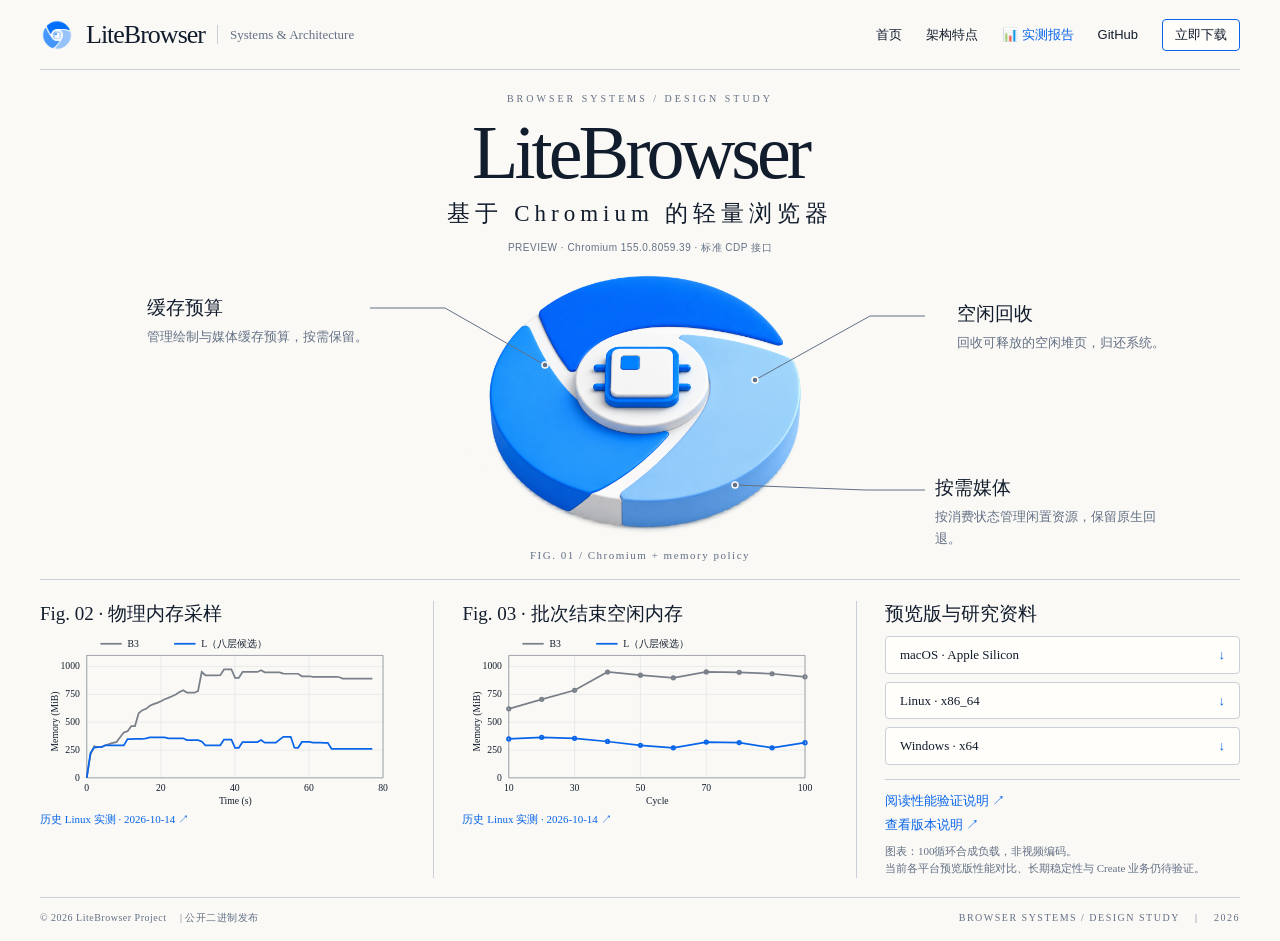
<file: index.html>
<!DOCTYPE html>
<html lang="zh-CN">
  <head>
    <meta charset="UTF-8">
    <meta name="viewport" content="width=device-width, initial-scale=1.0">
    <title>
      LiteBrowser · 基于 Chromium 的轻量浏览器
    </title>
    <meta name="description" content="LiteBrowser 预览版下载、Chromium 内存策略介绍与各平台性能验证说明。">
    <link rel="icon" type="image/png" href="assets/logo.png">
    <link rel="stylesheet" href="design-variables.css">
    <link rel="stylesheet" href="motion-variables.css">
    <style>
      * {
        box-sizing:border-box;
      }
      body {
        margin:0;
        background:var(--page-bg);
        color:var(--text);
        font-family:var(--font-body);
        font-size:var(--text-base);
        line-height:1.5;
      }
      a {
        color:var(--brand);
        text-decoration:none;
      }
      a:hover {
        text-decoration:underline;
      }
      a:focus-visible,button:focus-visible {
        outline:2px solid var(--focus);
        outline-offset:4px;
      }
      p,h1,h2,h3,figure {
        margin:0;
      }
      .page {
        max-width:1440px;
        margin:auto;
        padding:0 var(--page-x);
      }
      .topbar {
        display:flex;
        align-items:center;
        justify-content:space-between;
        gap:var(--section-y);
        min-height:70px;
        border-bottom:1px solid var(--border);
      }
      .brand {
        display:flex;
        align-items:center;
        gap:var(--field-gap);
        color:var(--text);
        white-space:nowrap;
      }
      .brand-image {
        display:block;
        object-fit:contain;
      }
      .brand .brand-image {
        width:34px;
        height:34px;
      }
      .brand-name {
        font-family:var(--font-heading);
        font-size:26px;
        letter-spacing:-1px;
      }
      .brand-note {
        border-left:1px solid var(--border);
        padding-left:var(--field-gap);
        color:var(--muted-text);
        font-size:var(--text-sm);
      }
      .nav-links {
        display:flex;
        align-items:center;
        gap:24px;
        font-family:var(--font-label);
        font-size:var(--text-sm);
      }
      .nav-links a {
        color:var(--text);
        white-space:nowrap;
      }
      .nav-links .report {
        color:var(--brand);
      }
      .button {
        display:inline-flex;
        align-items:center;
        justify-content:center;
        gap:var(--field-gap);
        min-height:var(--control-height);
        padding:8px 14px;
        border:1px solid var(--border);
        border-radius:var(--radius);
        font:inherit;
        color:var(--text);
        background:var(--panel-bg);
        transition:background-color var(--motion-fast) var(--motion-ease),border-color var(--motion-fast) var(--motion-ease);
      }
      .button:hover {
        background:var(--page-bg);
        border-color:var(--brand);
        text-decoration:none;
      }
      .button--primary {
        border-color:var(--brand);
        color:var(--brand);
      }
      .button--small {
        min-height:32px;
        padding:4px 12px;
      }
      .button--full {
        width:100%;
      }
      .button:disabled,.button[aria-disabled=true] {
        opacity:.5;
        pointer-events:none;
      }
      .button[aria-busy=true] {
        cursor:progress;
      }
      .icon {
        width:18px;
        height:18px;
        display:inline-block;
        flex:none;
      }
      .intro {
        text-align:center;
        padding-top:21px;
      }
      .eyebrow {
        color:var(--muted-text);
        font-size:10px;
        letter-spacing:3px;
      }
      .intro h1 {
        font-family:var(--font-heading);
        font-weight:400;
        font-size:76px;
        letter-spacing:-4px;
        line-height:1.12;
        margin-top:4px;
      }
      .subtitle {
        font-size:23px;
        letter-spacing:5px;
        margin-top:2px;
      }
      .version {
        font-family:var(--font-label);
        font-size:10px;
        color:var(--muted-text);
        margin-top:8px;
        letter-spacing:.5px;
      }
      .visual {
        height:310px;
        position:relative;
        max-width:1050px;
        margin:0 auto;
      }
      .hero-image {
        width:460px;
        height:300px;
        position:absolute;
        left:50%;
        top:0;
        transform:translateX(-50%);
        object-fit:contain;
      }
      .annotation {
        position:absolute;
        z-index:1;
        max-width:230px;
        font-size:var(--text-sm);
        color:var(--muted-text);
        line-height:1.7;
      }
      .annotation strong {
        display:block;
        font-weight:400;
        font-size:var(--text-lg);
        color:var(--text);
        margin-bottom:2px;
      }
      .annotation--cache {
        left:3%;
        top:12%;
      }
      .annotation--idle {
        right:0;
        top:14%;
      }
      .annotation--media {
        right:0;
        top:70%;
      }
      .leaders {
        position:absolute;
        inset:0;
        width:100%;
        height:100%;
        pointer-events:none;
      }
      .leaders path {
        fill:none;
        stroke:var(--muted-text);
        stroke-width:1;
        vector-effect:non-scaling-stroke;
      }
      .leaders circle {
        fill:var(--muted-text);
        stroke:var(--page-bg);
        stroke-width:1.5;
        vector-effect:non-scaling-stroke;
      }
      .figure-caption {
        position:absolute;
        bottom:1px;
        left:0;
        right:0;
        text-align:center;
        color:var(--muted-text);
        font-size:11px;
        letter-spacing:1.5px;
      }
      .research {
        display:grid;
        grid-template-columns:1fr 1fr .9fr;
        border-top:1px solid var(--border);
        margin-top:14px;
        padding:21px 0 19px;
        gap:28px;
      }
      .chart-panel {
        padding-right:28px;
        border-right:1px solid var(--border);
        min-width:0;
      }
      .research h2 {
        font-size:var(--text-lg);
        font-weight:400;
        line-height:1.4;
        margin-bottom:9px;
      }
      .chart {
        display:block;
        width:100%;
        height:170px;
        overflow:visible;
      }
      .chart text {
        fill:var(--text);
        font-family:var(--font-heading);
        font-size:10px;
      }
      .chart .grid {
        stroke:var(--grid);
        stroke-width:.7;
      }
      .chart .axis {
        stroke:var(--baseline);
        stroke-width:.7;
      }
      .chart .baseline {
        stroke:var(--baseline);
        fill:none;
        stroke-width:1.8;
      }
      .chart .lite {
        stroke:var(--brand);
        fill:none;
        stroke-width:1.8;
      }
      .illustration-note {
        font-size:var(--text-xs);
        color:var(--muted-text);
        margin-top:5px;
      }
      .downloads {
        min-width:0;
      }
      .download-links {
        display:flex;
        flex-direction:column;
        gap:8px;
      }
      .download-links .button {
        justify-content:space-between;
        font-size:var(--text-sm);
        min-height:36px;
      }
      .platform {
        display:flex;
        align-items:center;
        gap:9px;
      }
      .platform-mark {
        font-family:var(--font-code);
        font-size:12px;
        color:var(--muted-text);
      }
      .arrow {
        color:var(--brand);
        font-family:var(--font-label);
      }
      .resources {
        border-top:1px solid var(--border);
        margin-top:14px;
        padding-top:11px;
        display:flex;
        flex-direction:column;
        gap:5px;
        font-size:var(--text-sm);
      }
      .platform-note {
        font-size:var(--text-xs);
        color:var(--muted-text);
        margin-top:8px;
        line-height:1.6;
      }
      .footer {
        display:flex;
        justify-content:space-between;
        align-items:center;
        border-top:1px solid var(--border);
        padding:12px 0 16px;
        color:var(--muted-text);
        font-size:10px;
        letter-spacing:.5px;
      }
      .footer a {
        color:inherit;
      }
      .footer-study {
        letter-spacing:1.5px;
      }
      @media(min-width:701px) and (max-height:810px) {
        .topbar {
          min-height:61px;
        }
        .intro {
          padding-top:4px;
        }
        .intro h1 {
          font-size:54px;
        }
        .subtitle {
          font-size:18px;
        }
        .visual {
          height:247px;
        }
        .hero-image {
          height:240px;
          width:370px;
        }
        .research {
          margin-top:10px;
          padding-top:16px;
          padding-bottom:14px;
        }
        .chart {
          height:149px;
        }
      }
      @media(min-width:1500px) and (min-height:900px) {
        .intro {
          padding-top:28px;
        }
        .intro h1 {
          font-size:84px;
        }
        .visual {
          height:355px;
        }
        .hero-image {
          height:345px;
          width:510px;
        }
        .research {
          padding-top:25px;
          padding-bottom:24px;
        }
        .chart {
          height:195px;
        }
      }
      @media(max-width:1050px) {
        .leaders path {
          d: path("M275 53H330L430 110M770 61H735L640 125M770 235H720L620 230");
        }
        .brand-note {
          display:none;
        }
        .nav-links {
          gap:16px;
        }
        .visual {
          max-width:850px;
        }
        .annotation {
          max-width:185px;
        }
        .annotation--cache {
          left:0;
        }
        .hero-image {
          width:410px;
        }
        .research {
          gap:20px;
        }
        .chart-panel {
          padding-right:20px;
        }
      }
      @media(max-width:700px) {
        .topbar {
          padding:16px 0;
          flex-direction:column;
          align-items:flex-start;
          gap:14px;
        }
        .nav-links {
          flex-wrap:wrap;
          gap:12px 18px;
          font-size:12px;
        }
        .brand-name {
          font-size:25px;
        }
        .intro {
          padding-top:var(--section-y);
        }
        .eyebrow {
          font-size:8px;
          letter-spacing:2px;
        }
        .intro h1 {
          font-size:56px;
          letter-spacing:-3px;
        }
        .subtitle {
          font-size:17px;
          letter-spacing:2px;
        }
        .version {
          font-size:9px;
        }
        .visual {
          height:auto;
          display:flex;
          flex-direction:column;
          gap:16px;
          padding-bottom:30px;
        }
        .hero-image {
          position:static;
          transform:none;
          width:100%;
          height:270px;
          order:0;
        }
        .annotation {
          position:static;
          max-width:none;
          font-size:12px;
          padding-left:12px;
          border-left:1px solid var(--border);
        }
        .annotation strong {
          font-size:16px;
          display:inline;
          margin-right:8px;
        }
        .leaders {
          display:none;
        }
        .figure-caption {
          bottom:0;
          font-size:9px;
          letter-spacing:1px;
        }
        .research {
          display:flex;
          flex-direction:column;
          margin-top:20px;
          gap:24px;
          padding-top:22px;
        }
        .chart-panel {
          padding:0 0 20px;
          border-right:0;
          border-bottom:1px solid var(--border);
        }
        .chart {
          height:auto;
          aspect-ratio:2.05;
        }
        .research h2 {
          font-size:18px;
        }
        .downloads {
          padding-bottom:8px;
        }
        .footer {
          align-items:flex-start;
          flex-direction:column;
          gap:8px;
          font-size:9px;
        }
        .footer-study {
          letter-spacing:1px;
        }
      }
    </style>
  </head>
  <body>
    <div class="page">
      <header class="topbar">
        <a class="brand" href="index.html">
          <picture>
            <source srcset="assets/logo.webp" type="image/webp">
            <img class="brand-image" src="assets/logo.png" alt="LiteBrowser 标志" width="34" height="34">
          </picture>
          <span class="brand-name">
            LiteBrowser
          </span>
          <span class="brand-note">
            Systems
            &amp;
            Architecture
          </span>
        </a>
        <nav class="nav-links" aria-label="主导航">
          <a href="index.html">
            首页
          </a>
          <a href="#features">
            架构特点
          </a>
          <a class="report" href="https://github.com/hikariCodeAi/litebrowser/blob/main/docs/performance-report.md">
            📊 实测报告
          </a>
          <a href="https://github.com/hikariCodeAi/litebrowser" target="_blank" rel="noopener">
            GitHub
          </a>
          <a class="button button--small button--primary" href="https://github.com/hikariCodeAi/litebrowser/releases" target="_blank" rel="noopener">
            立即下载
          </a>
        </nav>
      </header>
      <main>
        <section class="intro" aria-labelledby="page-title">
          <p class="eyebrow">
            BROWSER SYSTEMS / DESIGN STUDY
          </p>
          <h1 id="page-title">
            LiteBrowser
          </h1>
          <p class="subtitle">
            基于 Chromium 的轻量浏览器
          </p>
          <p class="version">
            PREVIEW · Chromium 155.0.8059.39 · 标准 CDP 接口
          </p>
        </section>
        <figure class="visual" id="features" aria-label="Chromium 内存与媒体策略示意">
          <picture>
            <source srcset="assets/hero-chip.webp" type="image/webp">
            <img class="brand-image hero-image" src="assets/hero-chip.png" alt="蓝色三瓣 Chromium 圆底与中央白色芯片的立体图" width="1448" height="1086">
          </picture>
          <svg class="leaders" viewBox="0 0 1050 310" preserveAspectRatio="none" aria-hidden="true">
            <path d="M255 53H330L430 110M810 61H755L640 125M810 235H750L620 230"/>
            <circle cx="430" cy="110" r="3"/>
            <circle cx="640" cy="125" r="3"/>
            <circle cx="620" cy="230" r="3"/>
          </svg>
          <div class="annotation annotation--cache">
            <strong>
              缓存预算
            </strong>
            管理绘制与媒体缓存预算，按需保留。
          </div>
          <div class="annotation annotation--idle">
            <strong>
              空闲回收
            </strong>
            回收可释放的空闲堆页，归还系统。
          </div>
          <div class="annotation annotation--media">
            <strong>
              按需媒体
            </strong>
            按消费状态管理闲置资源，保留原生回退。
          </div>
          <figcaption class="figure-caption">
            FIG. 01 / Chromium + memory policy
          </figcaption>
        </figure>
        <section class="research" aria-label="历史 Linux 实测与预览版资料">
          <figure class="chart-panel">
            <h2>
              Fig. 02 · 物理内存采样
            </h2>
            <svg class="chart" viewBox="0 0 360 175" role="img" aria-labelledby="history-2-title history-2-desc">
              <title id="history-2-title">
                物理内存采样，历史 Linux 实测，2026-10-14
              </title>
              <desc id="history-2-desc">
                100循环 TypedArray 与 Blob 合成负载。灰线 B3 原始基线，蓝线 L 八层候选。纵轴 cgroup memory.current，单位 MiB；横轴Time (s)。全部原始采样点依次连线，非当前发行版性能结论。
              </desc>
              <g class="grid">
                <path d="M40 146.000H345"/>
                <path d="M40 117.364H345"/>
                <path d="M40 88.727H345"/>
                <path d="M40 60.091H345"/>
                <path d="M40 31.455H345"/>
                <path d="M40.000 20V146"/>
                <path d="M116.250 20V146"/>
                <path d="M192.500 20V146"/>
                <path d="M268.750 20V146"/>
                <path d="M345.000 20V146"/>
              </g>
              <path class="axis" fill="none" d="M40 20H345V146H40Z"/>
              <g>
                <text x="33" y="149.000" text-anchor="end">
                  0
                </text>
                <text x="33" y="120.364" text-anchor="end">
                  250
                </text>
                <text x="33" y="91.727" text-anchor="end">
                  500
                </text>
                <text x="33" y="63.091" text-anchor="end">
                  750
                </text>
                <text x="33" y="34.455" text-anchor="end">
                  1000
                </text>
                <text x="40.000" y="160" text-anchor="middle">
                  0
                </text>
                <text x="116.250" y="160" text-anchor="middle">
                  20
                </text>
                <text x="192.500" y="160" text-anchor="middle">
                  40
                </text>
                <text x="268.750" y="160" text-anchor="middle">
                  60
                </text>
                <text x="345.000" y="160" text-anchor="middle">
                  80
                </text>
                <text x="193" y="173" text-anchor="middle">
                  Time (s)
                </text>
                <text transform="translate(10 88) rotate(-90)" text-anchor="middle">
                  Memory (MiB)
                </text>
              </g>
              <path class="baseline" data-series="B3" data-samples="78" d="M40.000 146.000 L43.833 122.051 L47.651 113.481 L51.469 114.419 L55.287 114.365 L59.105 112.441 L62.920 111.344 L66.738 109.998 L70.556 109.237 L74.374 104.288 L78.193 99.333 L82.011 97.981 L85.829 92.762 L89.648 92.762 L93.466 79.503 L97.284 76.368 L101.102 74.950 L104.920 71.762 L108.739 70.136 L112.557 68.816 L116.374 67.190 L120.192 65.158 L124.008 63.725 L127.826 62.085 L131.644 60.176 L135.462 57.762 L139.280 55.846 L143.099 58.228 L146.917 58.342 L150.735 58.342 L154.553 56.647 L158.372 37.061 L162.191 40.420 L166.009 40.470 L169.827 40.470 L173.645 40.498 L177.463 40.346 L181.281 34.393 L185.099 34.394 L188.917 34.430 L192.735 43.023 L196.553 43.092 L200.371 37.020 L204.189 37.012 L208.007 37.012 L211.825 37.030 L215.643 37.032 L219.461 35.312 L223.279 37.411 L227.097 37.411 L230.915 37.411 L234.733 37.411 L238.551 37.411 L242.369 38.787 L246.187 38.861 L250.005 38.861 L253.823 38.861 L257.641 38.861 L261.459 41.442 L265.277 41.442 L269.095 41.442 L272.913 42.018 L276.731 41.992 L280.548 42.006 L284.366 42.153 L288.184 42.153 L292.002 42.153 L295.820 42.169 L299.638 42.206 L303.456 43.843 L307.274 43.866 L311.092 43.873 L314.910 43.875 L318.728 43.875 L322.546 43.875 L326.363 43.875 L330.181 43.848 L333.999 43.919"/>
              <path class="lite" data-series="Candidate_L" data-samples="78" d="M40.000 146.000 L43.823 120.520 L47.641 114.834 L51.459 114.438 L55.277 114.411 L59.095 112.463 L62.913 112.466 L66.731 112.466 L70.549 112.595 L74.367 112.595 L78.185 112.595 L82.002 106.127 L85.820 106.038 L89.638 106.009 L93.456 106.024 L97.274 106.027 L101.092 105.323 L104.910 104.323 L108.728 104.323 L112.546 104.346 L116.364 104.346 L120.181 104.301 L123.999 105.263 L127.817 105.263 L131.635 105.270 L135.453 105.270 L139.271 105.289 L143.089 107.126 L146.907 107.126 L150.725 107.127 L154.543 107.127 L158.361 108.599 L162.179 112.597 L165.997 112.689 L169.815 112.695 L173.631 112.663 L177.449 112.498 L181.267 106.616 L185.085 106.616 L188.903 106.616 L192.721 115.084 L196.539 115.123 L200.358 109.120 L204.179 109.120 L207.997 109.125 L211.815 109.133 L215.633 109.135 L219.451 107.071 L223.269 109.742 L227.087 109.742 L230.904 109.742 L234.722 109.742 L238.540 106.677 L242.358 103.747 L246.176 103.759 L249.994 103.759 L253.812 115.041 L257.630 115.094 L261.448 109.048 L265.266 109.048 L269.083 109.058 L272.901 109.782 L276.719 109.782 L280.537 109.731 L284.355 109.925 L288.173 109.950 L291.991 116.076 L295.809 116.076 L299.627 116.076 L303.445 116.113 L307.263 116.113 L311.081 116.116 L314.899 116.116 L318.717 116.116 L322.534 116.144 L326.352 116.154 L330.170 116.156 L333.988 116.211"/>
              <g aria-label="图例：灰线 B3 原始基线；蓝线 L 八层候选">

                <path class="baseline" d="M54 8H76"/>
                <text x="82" y="11">
                  B3
                </text>
                <path class="lite" d="M130 8H152"/>
                <text x="158" y="11">
                  L（八层候选）
                </text>
              </g>
            </svg>
            <figcaption class="illustration-note">
              <a href="assets/benchmark-data.json" download>
                历史 Linux 实测 · 2026-10-14 ↗
              </a>
            </figcaption>
          </figure>
          <figure class="chart-panel">
            <h2>
              Fig. 03 · 批次结束空闲内存
            </h2>
            <svg class="chart" viewBox="0 0 360 175" role="img" aria-labelledby="history-3-title history-3-desc">
              <title id="history-3-title">
                批次结束空闲内存，历史 Linux 实测，2026-10-14
              </title>
              <desc id="history-3-desc">
                100循环 TypedArray 与 Blob 合成负载。灰线 B3 原始基线，蓝线 L 八层候选。纵轴 cgroup memory.current，单位 MiB；横轴Cycle。全部原始采样点依次连线，非当前发行版性能结论。
              </desc>
              <g class="grid">
                <path d="M40 146.000H345"/>
                <path d="M40 117.364H345"/>
                <path d="M40 88.727H345"/>
                <path d="M40 60.091H345"/>
                <path d="M40 31.455H345"/>
                <path d="M40.000 20V146"/>
                <path d="M107.778 20V146"/>
                <path d="M175.556 20V146"/>
                <path d="M243.333 20V146"/>
                <path d="M345.000 20V146"/>
              </g>
              <path class="axis" fill="none" d="M40 20H345V146H40Z"/>
              <g>
                <text x="33" y="149.000" text-anchor="end">
                  0
                </text>
                <text x="33" y="120.364" text-anchor="end">
                  250
                </text>
                <text x="33" y="91.727" text-anchor="end">
                  500
                </text>
                <text x="33" y="63.091" text-anchor="end">
                  750
                </text>
                <text x="33" y="34.455" text-anchor="end">
                  1000
                </text>
                <text x="40.000" y="160" text-anchor="middle">
                  10
                </text>
                <text x="107.778" y="160" text-anchor="middle">
                  30
                </text>
                <text x="175.556" y="160" text-anchor="middle">
                  50
                </text>
                <text x="243.333" y="160" text-anchor="middle">
                  70
                </text>
                <text x="345.000" y="160" text-anchor="middle">
                  100
                </text>
                <text x="193" y="173" text-anchor="middle">
                  Cycle
                </text>
                <text transform="translate(10 88) rotate(-90)" text-anchor="middle">
                  Memory (MiB)
                </text>
              </g>
              <path class="baseline" data-series="B3" data-samples="10" d="M40.000 74.950 L73.889 65.158 L107.778 55.846 L141.667 37.061 L175.556 40.346 L209.444 43.092 L243.333 37.032 L277.222 37.411 L311.111 38.861 L345.000 41.992"/>
              <circle class="sample-point baseline" cx="40.000" cy="74.950" r="1.8"/>
              <circle class="sample-point baseline" cx="73.889" cy="65.158" r="1.8"/>
              <circle class="sample-point baseline" cx="107.778" cy="55.846" r="1.8"/>
              <circle class="sample-point baseline" cx="141.667" cy="37.061" r="1.8"/>
              <circle class="sample-point baseline" cx="175.556" cy="40.346" r="1.8"/>
              <circle class="sample-point baseline" cx="209.444" cy="43.092" r="1.8"/>
              <circle class="sample-point baseline" cx="243.333" cy="37.032" r="1.8"/>
              <circle class="sample-point baseline" cx="277.222" cy="37.411" r="1.8"/>
              <circle class="sample-point baseline" cx="311.111" cy="38.861" r="1.8"/>
              <circle class="sample-point baseline" cx="345.000" cy="41.992" r="1.8"/>
              <path class="lite" data-series="Candidate_L" data-samples="10" d="M40.000 106.027 L73.889 104.301 L107.778 105.289 L141.667 108.599 L175.556 112.498 L209.444 115.123 L243.333 109.135 L277.222 109.742 L311.111 115.094 L345.000 109.782"/>
              <circle class="sample-point lite" cx="40.000" cy="106.027" r="1.8"/>
              <circle class="sample-point lite" cx="73.889" cy="104.301" r="1.8"/>
              <circle class="sample-point lite" cx="107.778" cy="105.289" r="1.8"/>
              <circle class="sample-point lite" cx="141.667" cy="108.599" r="1.8"/>
              <circle class="sample-point lite" cx="175.556" cy="112.498" r="1.8"/>
              <circle class="sample-point lite" cx="209.444" cy="115.123" r="1.8"/>
              <circle class="sample-point lite" cx="243.333" cy="109.135" r="1.8"/>
              <circle class="sample-point lite" cx="277.222" cy="109.742" r="1.8"/>
              <circle class="sample-point lite" cx="311.111" cy="115.094" r="1.8"/>
              <circle class="sample-point lite" cx="345.000" cy="109.782" r="1.8"/>
              <g aria-label="图例：灰线 B3 原始基线；蓝线 L 八层候选">

                <path class="baseline" d="M54 8H76"/>
                <text x="82" y="11">
                  B3
                </text>
                <path class="lite" d="M130 8H152"/>
                <text x="158" y="11">
                  L（八层候选）
                </text>
              </g>
            </svg>
            <figcaption class="illustration-note">
              <a href="assets/benchmark-data.json" download>
                历史 Linux 实测 · 2026-10-14 ↗
              </a>
            </figcaption>
          </figure>
          <aside class="downloads" aria-labelledby="downloads-title">
            <h2 id="downloads-title">
              预览版与研究资料
            </h2>
            <div class="download-links">
              <a class="button button--full" href="https://github.com/hikariCodeAi/litebrowser/releases/tag/macos-arm64-155.0.8059.39-preview.1">
                <span class="platform">
                  macOS · Apple Silicon
                </span>
                <span class="arrow" aria-hidden="true">
                  ↓
                </span>
              </a>
              <a class="button button--full" href="https://github.com/hikariCodeAi/litebrowser/releases/tag/linux-x86_64-1.0.0-preview.1">
                <span class="platform">
                  Linux · x86_64
                </span>
                <span class="arrow" aria-hidden="true">
                  ↓
                </span>
              </a>
              <a class="button button--full" href="https://github.com/hikariCodeAi/litebrowser/releases/tag/windows-x64-1.0.0-preview.1">
                <span class="platform">
                  Windows · x64
                </span>
                <span class="arrow" aria-hidden="true">
                  ↓
                </span>
              </a>
            </div>
            <div class="resources">
              <a href="https://github.com/hikariCodeAi/litebrowser/blob/main/docs/performance-report.md">
                阅读性能验证说明
                <span aria-hidden="true">
                  ↗
                </span>
              </a>
              <a href="https://github.com/hikariCodeAi/litebrowser/releases">
                查看版本说明
                <span aria-hidden="true">
                  ↗
                </span>
              </a>
            </div>
            <p class="platform-note">
              图表：100循环合成负载，非视频编码。
              <br>
              当前各平台预览版性能对比、长期稳定性与 Create 业务仍待验证。
            </p>
          </aside>
        </section>
      </main>
      <footer class="footer">
        <span>
          © 2026 LiteBrowser Project　 |
          <a href="https://github.com/hikariCodeAi/litebrowser" target="_blank" rel="noopener">
            公开二进制发布
          </a>
        </span>
        <span class="footer-study">
          BROWSER SYSTEMS / DESIGN STUDY　 |　 2026
        </span>
      </footer>
    </div>
  </body>
</html>
</file>
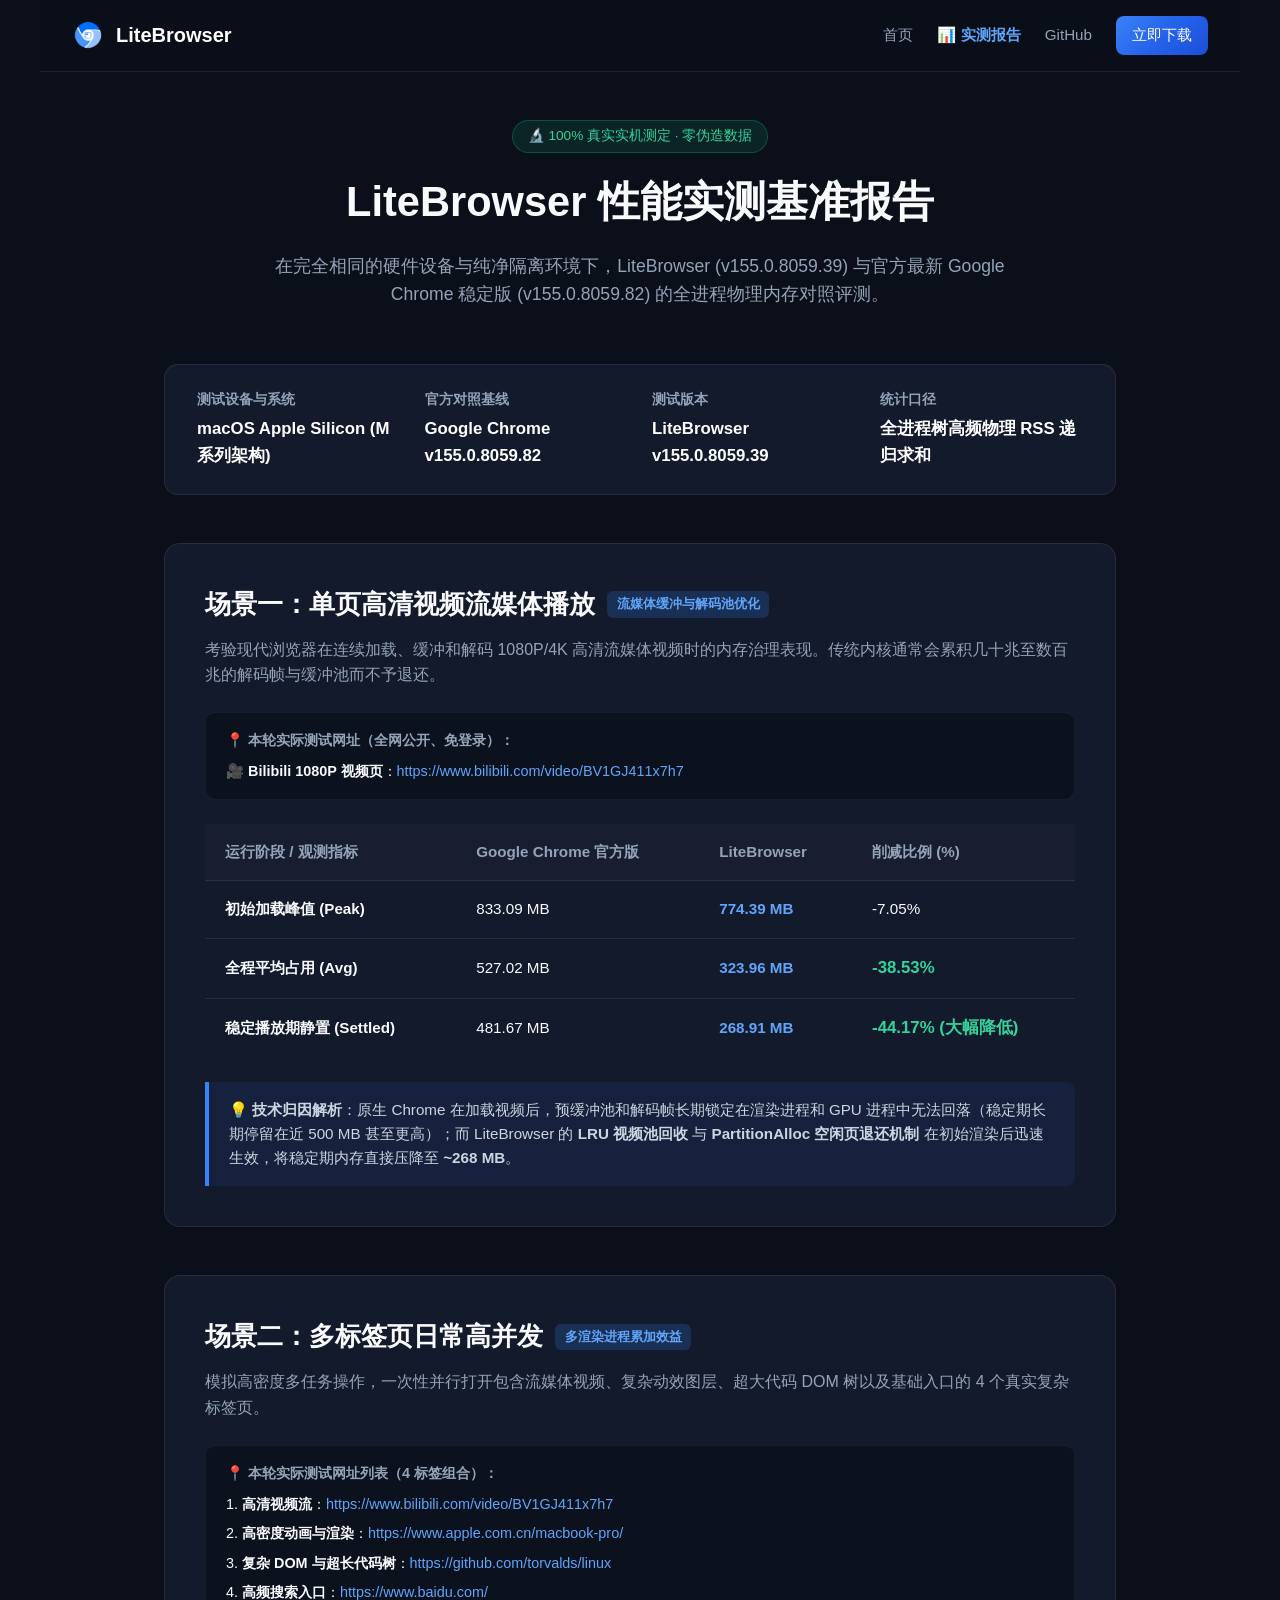
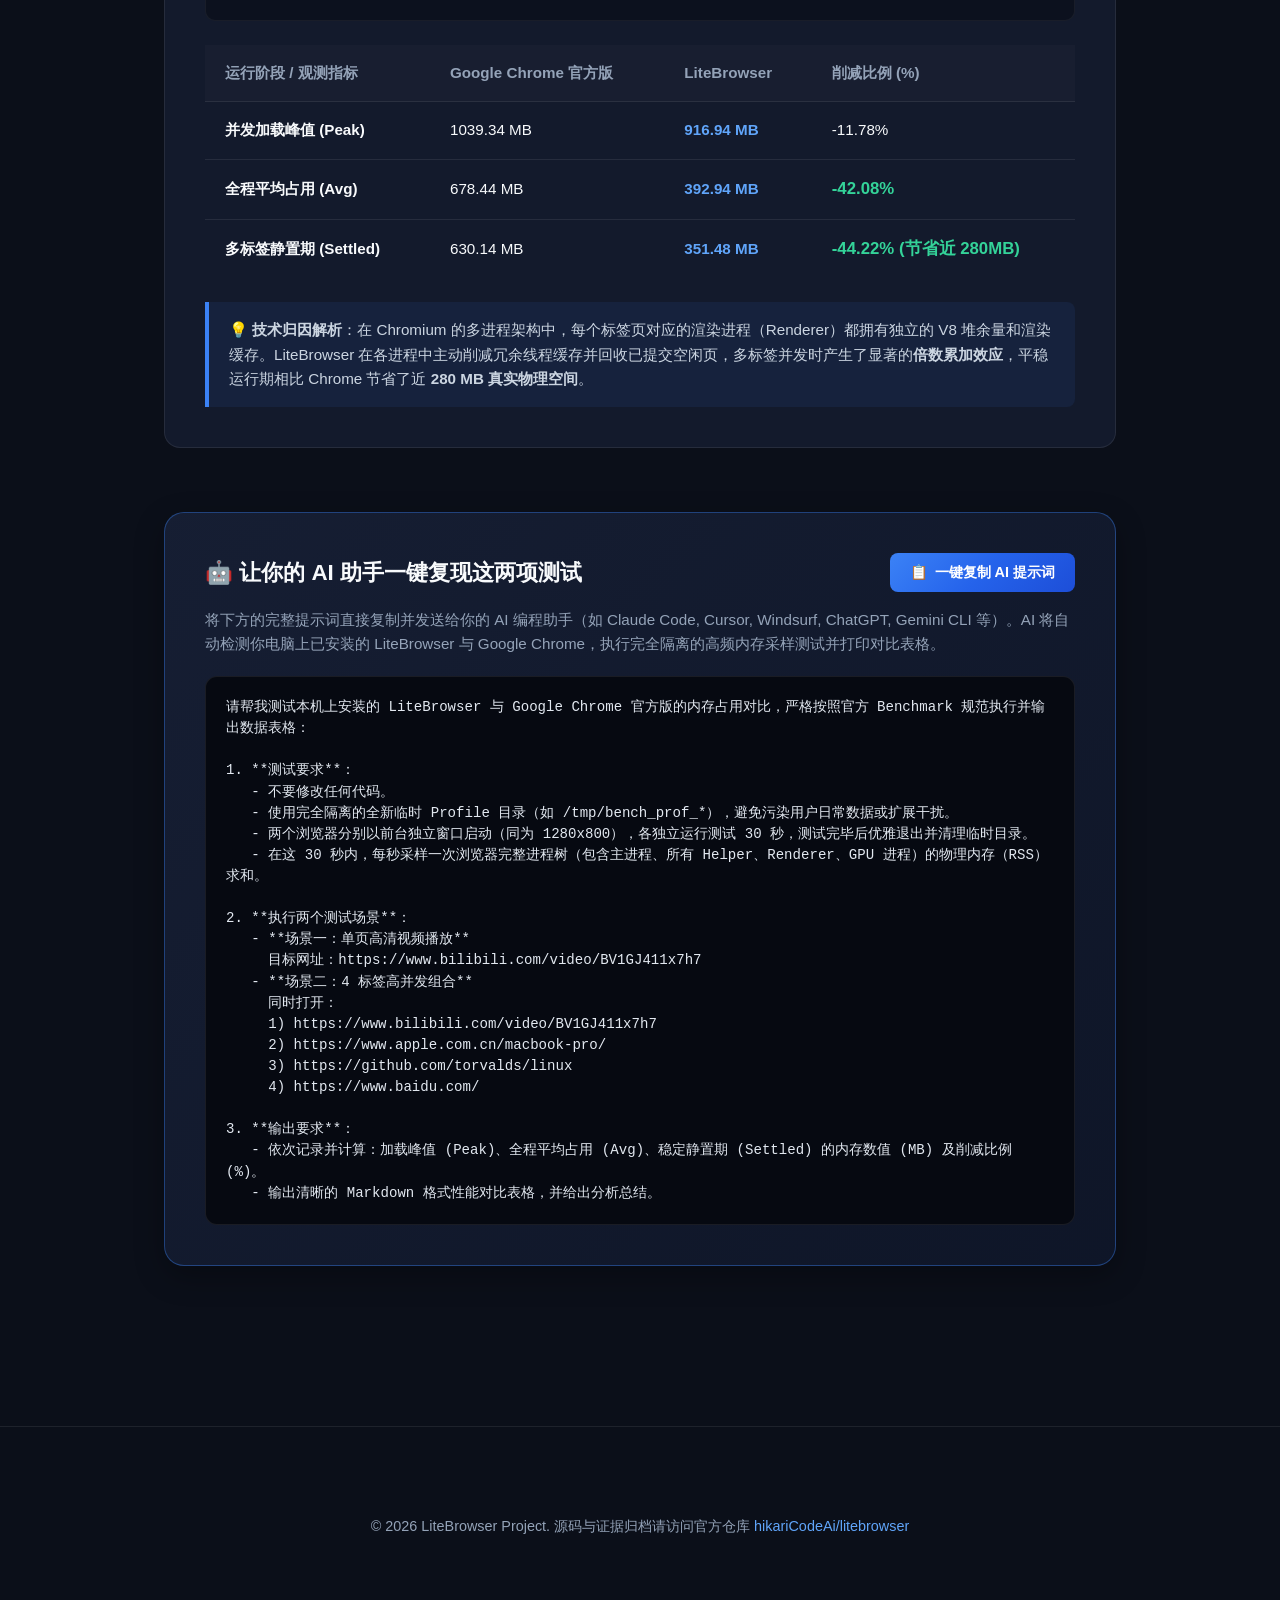
<file: benchmark.html>
<!DOCTYPE html>
<html lang="zh-CN">
<head>
  <meta charset="UTF-8">
  <meta name="viewport" content="width=device-width, initial-scale=1.0">
  <title>LiteBrowser 官方性能实测对比报告 - Benchmark</title>
  <link rel="icon" type="image/png" href="assets/logo.png">
  <style>
    :root {
      --bg: #0b0f19;
      --card-bg: rgba(23, 32, 54, 0.7);
      --border: rgba(255, 255, 255, 0.08);
      --primary: #3b82f6;
      --primary-gradient: linear-gradient(135deg, #3b82f6 0%, #2563eb 50%, #1d4ed8 100%);
      --accent: #10b981;
      --accent-danger: #ef4444;
      --text: #f8fafc;
      --text-muted: #94a3b8;
    }
    * { box-sizing: border-box; margin: 0; padding: 0; font-family: -apple-system, BlinkMacSystemFont, "Segoe UI", Roboto, Helvetica, Arial, sans-serif; }
    body { background-color: var(--bg); color: var(--text); line-height: 1.6; }

    nav {
      position: sticky;
      top: 0;
      backdrop-filter: blur(12px);
      background: rgba(11, 15, 25, 0.85);
      border-bottom: 1px solid var(--border);
      z-index: 100;
      padding: 1rem 2rem;
      display: flex;
      justify-content: space-between;
      align-items: center;
      max-width: 1200px;
      margin: 0 auto;
    }
    .logo-container { display: flex; align-items: center; gap: 0.75rem; text-decoration: none; color: #fff; font-weight: 700; font-size: 1.25rem; }
    .logo-container img { width: 32px; height: 32px; border-radius: 6px; }
    .nav-links { display: flex; gap: 1.5rem; align-items: center; }
    .nav-links a { color: var(--text-muted); text-decoration: none; font-size: 0.95rem; transition: color 0.2s; }
    .nav-links a:hover { color: #fff; }
    .btn-nav {
      background: var(--primary-gradient);
      color: #fff !important;
      padding: 0.45rem 1rem;
      border-radius: 8px;
      font-weight: 500;
    }

    .container { max-width: 1000px; margin: 0 auto; padding: 3rem 1.5rem 5rem; }

    .header-section { text-align: center; margin-bottom: 3.5rem; }
    .badge {
      display: inline-flex;
      align-items: center;
      gap: 0.5rem;
      background: rgba(16, 185, 129, 0.12);
      border: 1px solid rgba(16, 185, 129, 0.3);
      color: #34d399;
      padding: 0.3rem 0.9rem;
      border-radius: 999px;
      font-size: 0.85rem;
      margin-bottom: 1rem;
    }
    h1 { font-size: 2.6rem; font-weight: 800; margin-bottom: 1rem; }
    .desc { color: var(--text-muted); font-size: 1.1rem; max-width: 750px; margin: 0 auto; }

    /* Environment Card */
    .env-card {
      background: var(--card-bg);
      border: 1px solid var(--border);
      border-radius: 14px;
      padding: 1.5rem 2rem;
      margin-bottom: 3rem;
      display: grid;
      grid-template-columns: repeat(auto-fit, minmax(200px, 1fr));
      gap: 1.5rem;
    }
    .env-item h4 { font-size: 0.85rem; color: var(--text-muted); text-transform: uppercase; margin-bottom: 0.35rem; }
    .env-item p { font-size: 1.05rem; font-weight: 600; color: #fff; }

    /* Scenario Card */
    .scenario-card {
      background: var(--card-bg);
      border: 1px solid var(--border);
      border-radius: 16px;
      padding: 2.5rem;
      margin-bottom: 3rem;
    }
    .scenario-title { display: flex; align-items: center; gap: 0.75rem; margin-bottom: 0.75rem; }
    .scenario-title h2 { font-size: 1.6rem; font-weight: 700; }
    .scenario-badge {
      background: rgba(59, 130, 246, 0.2);
      color: #60a5fa;
      font-size: 0.8rem;
      padding: 0.2rem 0.6rem;
      border-radius: 6px;
      font-weight: 600;
    }
    .scenario-intro { color: var(--text-muted); margin-bottom: 1.5rem; font-size: 1rem; }

    /* URL Box */
    .url-box {
      background: rgba(11, 15, 25, 0.7);
      border: 1px solid rgba(255, 255, 255, 0.05);
      border-radius: 10px;
      padding: 1rem 1.25rem;
      margin-bottom: 1.5rem;
      font-size: 0.9rem;
    }
    .url-box-label { font-weight: 600; color: #94a3b8; margin-bottom: 0.5rem; display: block; }
    .url-list { list-style: none; display: flex; flex-direction: column; gap: 0.4rem; }
    .url-list li a { color: #60a5fa; text-decoration: none; word-break: break-all; }
    .url-list li a:hover { text-decoration: underline; }

    /* Table */
    .data-table-wrapper { overflow-x: auto; margin-bottom: 1.5rem; }
    table { width: 100%; border-collapse: collapse; text-align: left; font-size: 0.95rem; }
    th, td { padding: 1rem 1.25rem; border-bottom: 1px solid var(--border); }
    th { color: var(--text-muted); font-weight: 600; background: rgba(255, 255, 255, 0.02); }
    tr:last-child td { border-bottom: none; }
    .diff-highlight { color: #34d399; font-weight: 700; font-size: 1.05rem; }
    .winner-col { color: #60a5fa; font-weight: 600; }

    /* Analysis Box */
    .analysis-box {
      background: rgba(59, 130, 246, 0.08);
      border-left: 4px solid var(--primary);
      padding: 1rem 1.25rem;
      border-radius: 0 8px 8px 0;
      color: #cbd5e1;
      font-size: 0.95rem;
    }

    /* AI Prompt Section */
    .prompt-section {
      background: linear-gradient(135deg, rgba(23, 32, 54, 0.9) 0%, rgba(15, 23, 42, 0.9) 100%);
      border: 1px solid rgba(59, 130, 246, 0.4);
      border-radius: 20px;
      padding: 2.5rem;
      margin-top: 4rem;
      box-shadow: 0 10px 30px rgba(0, 0, 0, 0.3);
    }
    .prompt-header { display: flex; justify-content: space-between; align-items: center; margin-bottom: 1rem; flex-wrap: wrap; gap: 1rem; }
    .prompt-header h3 { font-size: 1.4rem; font-weight: 700; display: flex; align-items: center; gap: 0.5rem; }
    .btn-copy {
      background: var(--primary-gradient);
      color: #fff;
      border: none;
      padding: 0.6rem 1.25rem;
      border-radius: 8px;
      font-size: 0.9rem;
      font-weight: 600;
      cursor: pointer;
      display: inline-flex;
      align-items: center;
      gap: 0.4rem;
      transition: opacity 0.2s, transform 0.1s;
    }
    .btn-copy:hover { opacity: 0.9; }
    .btn-copy:active { transform: scale(0.97); }
    .prompt-tip { color: var(--text-muted); font-size: 0.95rem; margin-bottom: 1.25rem; }

    .prompt-code-container {
      position: relative;
      background: #060911;
      border: 1px solid var(--border);
      border-radius: 12px;
      padding: 1.25rem;
      overflow-x: auto;
    }
    pre {
      font-family: ui-monospace, SFMono-Regular, Menlo, Monaco, Consolas, monospace;
      font-size: 0.88rem;
      color: #e2e8f0;
      white-space: pre-wrap;
      word-break: break-word;
      line-height: 1.5;
    }

    footer {
      border-top: 1px solid var(--border);
      padding: 2.5rem 0;
      text-align: center;
      color: var(--text-muted);
      font-size: 0.9rem;
      margin-top: 5rem;
    }
    footer a { color: #60a5fa; text-decoration: none; }
  </style>
</head>
<body>
  <nav>
    <a href="index.html" class="logo-container">
      <img src="assets/logo.png" alt="LiteBrowser Logo">
      <span>LiteBrowser</span>
    </a>
    <div class="nav-links">
      <a href="index.html">首页</a>
      <a href="benchmark.html" style="color: #60a5fa; font-weight: 600;">📊 实测报告</a>
      <a href="https://github.com/hikariCodeAi/litebrowser" target="_blank">GitHub</a>
      <a href="https://github.com/hikariCodeAi/litebrowser/releases" target="_blank" class="btn-nav">立即下载</a>
    </div>
  </nav>

  <div class="container">
    <div class="header-section">
      <div class="badge">🔬 100% 真实实机测定 · 零伪造数据</div>
      <h1>LiteBrowser 性能实测基准报告</h1>
      <p class="desc">在完全相同的硬件设备与纯净隔离环境下，LiteBrowser (v155.0.8059.39) 与官方最新 Google Chrome 稳定版 (v155.0.8059.82) 的全进程物理内存对照评测。</p>
    </div>

    <!-- 测试环境摘要 -->
    <div class="env-card">
      <div class="env-item">
        <h4>测试设备与系统</h4>
        <p>macOS Apple Silicon (M系列架构)</p>
      </div>
      <div class="env-item">
        <h4>官方对照基线</h4>
        <p>Google Chrome v155.0.8059.82</p>
      </div>
      <div class="env-item">
        <h4>测试版本</h4>
        <p>LiteBrowser v155.0.8059.39</p>
      </div>
      <div class="env-item">
        <h4>统计口径</h4>
        <p>全进程树高频物理 RSS 递归求和</p>
      </div>
    </div>

    <!-- 场景一：单页高清视频 -->
    <div class="scenario-card">
      <div class="scenario-title">
        <h2>场景一：单页高清视频流媒体播放</h2>
        <span class="scenario-badge">流媒体缓冲与解码池优化</span>
      </div>
      <p class="scenario-intro">考验现代浏览器在连续加载、缓冲和解码 1080P/4K 高清流媒体视频时的内存治理表现。传统内核通常会累积几十兆至数百兆的解码帧与缓冲池而不予退还。</p>

      <div class="url-box">
        <span class="url-box-label">📍 本轮实际测试网址（全网公开、免登录）：</span>
        <ul class="url-list">
          <li>🎥 <strong>Bilibili 1080P 视频页</strong>：<a href="https://www.bilibili.com/video/BV1GJ411x7h7" target="_blank">https://www.bilibili.com/video/BV1GJ411x7h7</a></li>
        </ul>
      </div>

      <div class="data-table-wrapper">
        <table>
          <thead>
            <tr>
              <th>运行阶段 / 观测指标</th>
              <th>Google Chrome 官方版</th>
              <th>LiteBrowser</th>
              <th>削减比例 (%)</th>
            </tr>
          </thead>
          <tbody>
            <tr>
              <td><strong>初始加载峰值 (Peak)</strong></td>
              <td>833.09 MB</td>
              <td class="winner-col">774.39 MB</td>
              <td>-7.05%</td>
            </tr>
            <tr>
              <td><strong>全程平均占用 (Avg)</strong></td>
              <td>527.02 MB</td>
              <td class="winner-col">323.96 MB</td>
              <td class="diff-highlight">-38.53%</td>
            </tr>
            <tr>
              <td><strong>稳定播放期静置 (Settled)</strong></td>
              <td>481.67 MB</td>
              <td class="winner-col">268.91 MB</td>
              <td class="diff-highlight">-44.17% (大幅降低)</td>
            </tr>
          </tbody>
        </table>
      </div>

      <div class="analysis-box">
        💡 <strong>技术归因解析</strong>：原生 Chrome 在加载视频后，预缓冲池和解码帧长期锁定在渲染进程和 GPU 进程中无法回落（稳定期长期停留在近 500 MB 甚至更高）；而 LiteBrowser 的 <strong>LRU 视频池回收</strong> 与 <strong>PartitionAlloc 空闲页退还机制</strong> 在初始渲染后迅速生效，将稳定期内存直接压降至 <strong>~268 MB</strong>。
      </div>
    </div>

    <!-- 场景二：多标签高负载并发 -->
    <div class="scenario-card">
      <div class="scenario-title">
        <h2>场景二：多标签页日常高并发</h2>
        <span class="scenario-badge">多渲染进程累加效益</span>
      </div>
      <p class="scenario-intro">模拟高密度多任务操作，一次性并行打开包含流媒体视频、复杂动效图层、超大代码 DOM 树以及基础入口的 4 个真实复杂标签页。</p>

      <div class="url-box">
        <span class="url-box-label">📍 本轮实际测试网址列表（4 标签组合）：</span>
        <ul class="url-list">
          <li>1. <strong>高清视频流</strong>：<a href="https://www.bilibili.com/video/BV1GJ411x7h7" target="_blank">https://www.bilibili.com/video/BV1GJ411x7h7</a></li>
          <li>2. <strong>高密度动画与渲染</strong>：<a href="https://www.apple.com.cn/macbook-pro/" target="_blank">https://www.apple.com.cn/macbook-pro/</a></li>
          <li>3. <strong>复杂 DOM 与超长代码树</strong>：<a href="https://github.com/torvalds/linux" target="_blank">https://github.com/torvalds/linux</a></li>
          <li>4. <strong>高频搜索入口</strong>：<a href="https://www.baidu.com/" target="_blank">https://www.baidu.com/</a></li>
        </ul>
      </div>

      <div class="data-table-wrapper">
        <table>
          <thead>
            <tr>
              <th>运行阶段 / 观测指标</th>
              <th>Google Chrome 官方版</th>
              <th>LiteBrowser</th>
              <th>削减比例 (%)</th>
            </tr>
          </thead>
          <tbody>
            <tr>
              <td><strong>并发加载峰值 (Peak)</strong></td>
              <td>1039.34 MB</td>
              <td class="winner-col">916.94 MB</td>
              <td>-11.78%</td>
            </tr>
            <tr>
              <td><strong>全程平均占用 (Avg)</strong></td>
              <td>678.44 MB</td>
              <td class="winner-col">392.94 MB</td>
              <td class="diff-highlight">-42.08%</td>
            </tr>
            <tr>
              <td><strong>多标签静置期 (Settled)</strong></td>
              <td>630.14 MB</td>
              <td class="winner-col">351.48 MB</td>
              <td class="diff-highlight">-44.22% (节省近 280MB)</td>
            </tr>
          </tbody>
        </table>
      </div>

      <div class="analysis-box">
        💡 <strong>技术归因解析</strong>：在 Chromium 的多进程架构中，每个标签页对应的渲染进程（Renderer）都拥有独立的 V8 堆余量和渲染缓存。LiteBrowser 在各进程中主动削减冗余线程缓存并回收已提交空闲页，多标签并发时产生了显著的<strong>倍数累加效应</strong>，平稳运行期相比 Chrome 节省了近 <strong>280 MB 真实物理空间</strong>。
      </div>
    </div>

    <!-- 让 AI 完成测试的提示词板块 -->
    <div class="prompt-section">
      <div class="prompt-header">
        <h3>🤖 让你的 AI 助手一键复现这两项测试</h3>
        <button class="btn-copy" onclick="copyPrompt()">
          <span id="copy-icon">📋</span>
          <span id="copy-text">一键复制 AI 提示词</span>
        </button>
      </div>
      <p class="prompt-tip">
        将下方的完整提示词直接复制并发送给你的 AI 编程助手（如 Claude Code, Cursor, Windsurf, ChatGPT, Gemini CLI 等）。AI 将自动检测你电脑上已安装的 LiteBrowser 与 Google Chrome，执行完全隔离的高频内存采样测试并打印对比表格。
      </p>

      <div class="prompt-code-container">
        <pre id="prompt-content">请帮我测试本机上安装的 LiteBrowser 与 Google Chrome 官方版的内存占用对比，严格按照官方 Benchmark 规范执行并输出数据表格：

1. **测试要求**：
   - 不要修改任何代码。
   - 使用完全隔离的全新临时 Profile 目录（如 /tmp/bench_prof_*），避免污染用户日常数据或扩展干扰。
   - 两个浏览器分别以前台独立窗口启动（同为 1280x800），各独立运行测试 30 秒，测试完毕后优雅退出并清理临时目录。
   - 在这 30 秒内，每秒采样一次浏览器完整进程树（包含主进程、所有 Helper、Renderer、GPU 进程）的物理内存（RSS）求和。

2. **执行两个测试场景**：
   - **场景一：单页高清视频播放**
     目标网址：https://www.bilibili.com/video/BV1GJ411x7h7
   - **场景二：4 标签高并发组合**
     同时打开：
     1) https://www.bilibili.com/video/BV1GJ411x7h7
     2) https://www.apple.com.cn/macbook-pro/
     3) https://github.com/torvalds/linux
     4) https://www.baidu.com/

3. **输出要求**：
   - 依次记录并计算：加载峰值 (Peak)、全程平均占用 (Avg)、稳定静置期 (Settled) 的内存数值 (MB) 及削减比例 (%)。
   - 输出清晰的 Markdown 格式性能对比表格，并给出分析总结。</pre>
      </div>
    </div>
  </div>

  <footer>
    <div class="container">
      <p>&copy; 2026 LiteBrowser Project. 源码与证据归档请访问官方仓库 <a href="https://github.com/hikariCodeAi/litebrowser" target="_blank">hikariCodeAi/litebrowser</a></p>
    </div>
  </footer>

  <script>
    function copyPrompt() {
      const text = document.getElementById('prompt-content').innerText;
      navigator.clipboard.writeText(text).then(() => {
        const copyText = document.getElementById('copy-text');
        const copyIcon = document.getElementById('copy-icon');
        copyText.innerText = '已复制到剪贴板！';
        copyIcon.innerText = '✅';
        setTimeout(() => {
          copyText.innerText = '一键复制 AI 提示词';
          copyIcon.innerText = '📋';
        }, 2500);
      }).catch(err => {
        alert('复制失败，请手动选中文本复制');
      });
    }
  </script>
</body>
</html>
</file>
<file: design-variables.css>
:root {
  --page-bg:#faf9f5; --panel-bg:#fffefa; --text:#111c2d; --muted-text:#637086; --brand:#0865ea; --border:#cbd0d8; --focus:#004fb9;
  --success:#28704e; --warning:#846020; --danger:#a93636; --info:#285d99;
  --baseline:#7a8089; --grid:#e3e5e8;
  --font-heading:Georgia,'Times New Roman','Songti SC','Noto Serif CJK SC',serif;
  --font-body:'Songti SC','STSong','Noto Serif CJK SC',Georgia,serif;
  --font-label:-apple-system,BlinkMacSystemFont,'PingFang SC','Microsoft YaHei',sans-serif;
  --font-code:ui-monospace,SFMono-Regular,Consolas,monospace;
  --space:4px; --page-x:40px; --section-y:20px; --panel-padding:16px; --field-gap:12px; --control-height:38px;
  --text-xs:11px; --text-sm:13px; --text-base:15px; --text-lg:19px; --radius:4px;
}
@media(max-width:700px){:root{--page-x:20px;--section-y:28px;}}
</file>
<file: motion-variables.css>
:root{--motion-fast:150ms;--motion-normal:220ms;--motion-slow:320ms;--motion-ease:ease-out;}
@media(prefers-reduced-motion:reduce){:root{--motion-fast:0ms;--motion-normal:0ms;--motion-slow:0ms;}html{scroll-behavior:auto;}}
</file>
